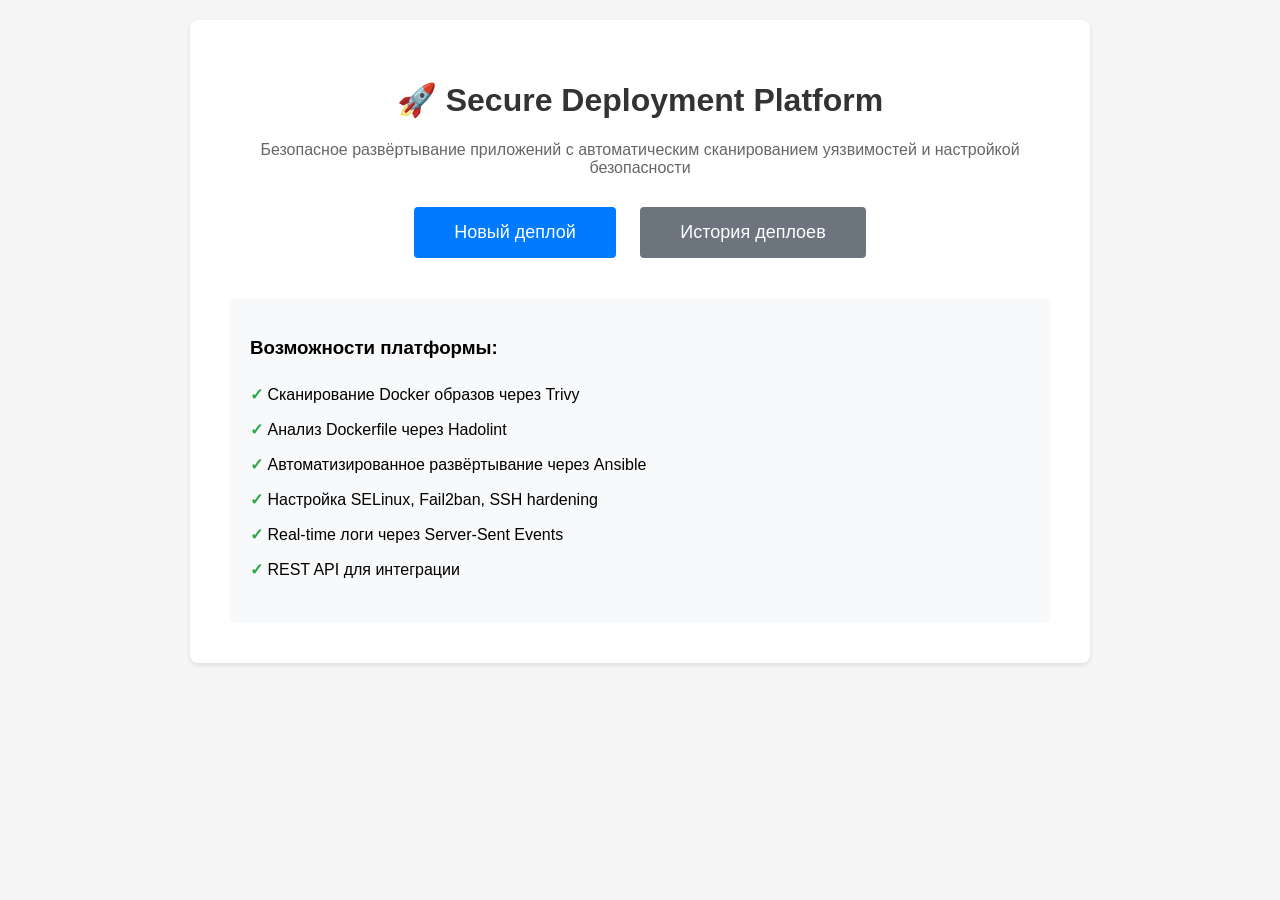
<file: frontend/templates/index.html>
<!DOCTYPE html>
<html lang="ru">
<head>
    <meta charset="UTF-8">
    <meta name="viewport" content="width=device-width, initial-scale=1.0">
    <title>Secure Deployment Platform</title>
    <style>
        body {
            font-family: -apple-system, BlinkMacSystemFont, 'Segoe UI', Roboto, sans-serif;
            max-width: 900px;
            margin: 0 auto;
            padding: 20px;
            background: #f5f5f5;
        }
        .container {
            background: white;
            padding: 40px;
            border-radius: 8px;
            box-shadow: 0 2px 4px rgba(0,0,0,0.1);
            text-align: center;
        }
        h1 { color: #333; }
        p { color: #666; margin: 20px 0; }
        .btn {
            display: inline-block;
            background: #007bff;
            color: white;
            padding: 15px 40px;
            border-radius: 4px;
            text-decoration: none;
            font-size: 18px;
            margin: 10px;
        }
        .btn:hover {
            background: #0056b3;
        }
        .btn-secondary {
            background: #6c757d;
        }
        .btn-secondary:hover {
            background: #545b62;
        }
        .features {
            text-align: left;
            margin-top: 30px;
            padding: 20px;
            background: #f8f9fa;
            border-radius: 4px;
        }
        .features ul {
            list-style: none;
            padding: 0;
        }
        .features li {
            padding: 8px 0;
        }
        .features li:before {
            content: "✓ ";
            color: #28a745;
            font-weight: bold;
        }
    </style>
</head>
<body>
    <div class="container">
        <h1>🚀 Secure Deployment Platform</h1>
        <p>Безопасное развёртывание приложений с автоматическим сканированием уязвимостей и настройкой безопасности</p>
        
        <div>
            <a href="/deploy" class="btn">Новый деплой</a>
            <a href="/deployments" class="btn btn-secondary">История деплоев</a>
        </div>
        
        <div class="features">
            <h3>Возможности платформы:</h3>
            <ul>
                <li>Сканирование Docker образов через Trivy</li>
                <li>Анализ Dockerfile через Hadolint</li>
                <li>Автоматизированное развёртывание через Ansible</li>
                <li>Настройка SELinux, Fail2ban, SSH hardening</li>
                <li>Real-time логи через Server-Sent Events</li>
                <li>REST API для интеграции</li>
            </ul>
        </div>
    </div>
</body>
</html>
</file>
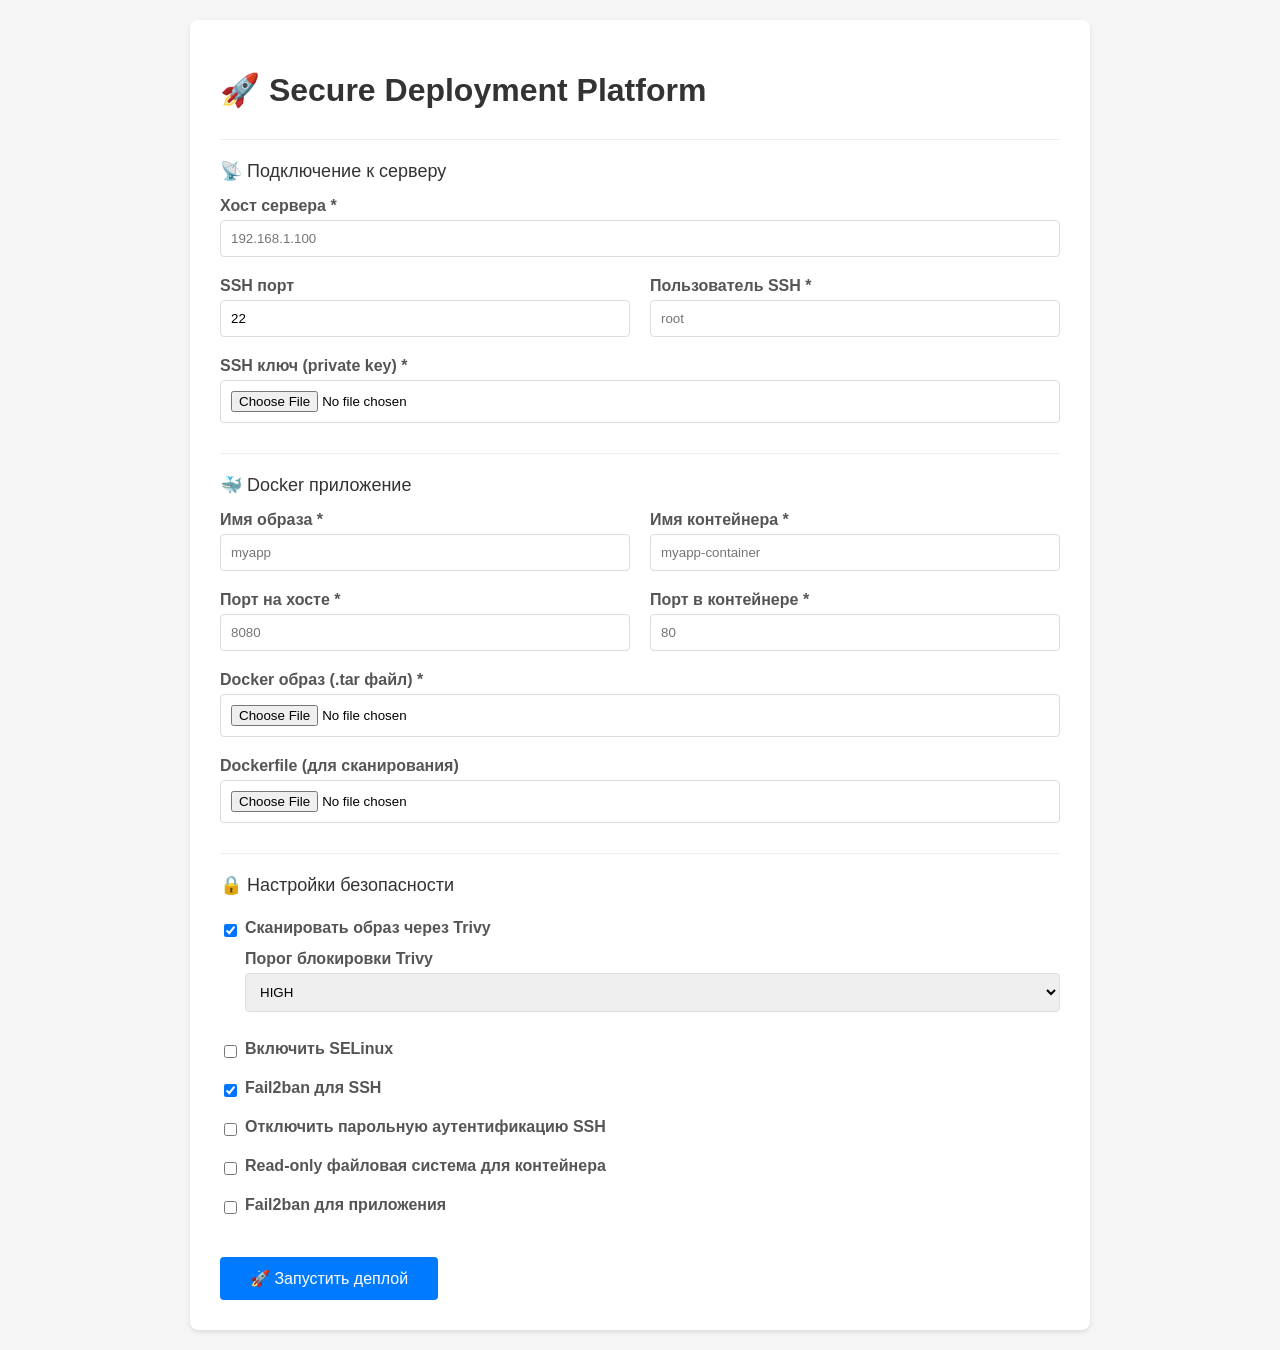
<file: frontend/templates/deploy_form.html>
<!DOCTYPE html>
<html lang="ru">
<head>
    <meta charset="UTF-8">
    <meta name="viewport" content="width=device-width, initial-scale=1.0">
    <title>Secure Deployment Platform</title>
    <style>
        body {
            font-family: -apple-system, BlinkMacSystemFont, 'Segoe UI', Roboto, Oxygen, Ubuntu, sans-serif;
            max-width: 900px;
            margin: 0 auto;
            padding: 20px;
            background: #f5f5f5;
        }
        .container {
            background: white;
            padding: 30px;
            border-radius: 8px;
            box-shadow: 0 2px 4px rgba(0,0,0,0.1);
        }
        h1 { color: #333; }
        .form-group {
            margin-bottom: 20px;
        }
        label {
            display: block;
            margin-bottom: 5px;
            font-weight: 600;
            color: #555;
        }
        input[type="text"], input[type="number"], input[type="file"], select {
            width: 100%;
            padding: 10px;
            border: 1px solid #ddd;
            border-radius: 4px;
            box-sizing: border-box;
        }
        input[type="checkbox"] {
            margin-right: 8px;
        }
        .checkbox-group {
            display: flex;
            align-items: center;
            padding: 8px 0;
        }
        button {
            background: #007bff;
            color: white;
            padding: 12px 30px;
            border: none;
            border-radius: 4px;
            cursor: pointer;
            font-size: 16px;
        }
        button:hover {
            background: #0056b3;
        }
        .section {
            margin-top: 30px;
            padding-top: 20px;
            border-top: 1px solid #eee;
        }
        .section-title {
            font-size: 18px;
            color: #333;
            margin-bottom: 15px;
        }
        .two-columns {
            display: grid;
            grid-template-columns: 1fr 1fr;
            gap: 20px;
        }
    </style>
</head>
<body>
    <div class="container">
        <h1>🚀 Secure Deployment Platform</h1>
        
        <form action="/deploy" method="POST" enctype="multipart/form-data">
            
            <div class="section">
                <div class="section-title">📡 Подключение к серверу</div>
                
                <div class="form-group">
                    <label for="ansible_host">Хост сервера *</label>
                    <input type="text" id="ansible_host" name="ansible_host" required placeholder="192.168.1.100">
                </div>
                
                <div class="two-columns">
                    <div class="form-group">
                        <label for="ansible_port">SSH порт</label>
                        <input type="number" id="ansible_port" name="ansible_port" value="22" min="1" max="65535">
                    </div>
                    <div class="form-group">
                        <label for="ansible_user">Пользователь SSH *</label>
                        <input type="text" id="ansible_user" name="ansible_user" required placeholder="root">
                    </div>
                </div>
                
                <div class="form-group">
                    <label for="ssh_key">SSH ключ (private key) *</label>
                    <input type="file" id="ssh_key" name="ssh_key" accept=".pem,.key,*" required>
                </div>
            </div>
            
            <div class="section">
                <div class="section-title">🐳 Docker приложение</div>
                
                <div class="two-columns">
                    <div class="form-group">
                        <label for="app_deploy_image_name">Имя образа *</label>
                        <input type="text" id="app_deploy_image_name" name="app_deploy_image_name" required placeholder="myapp">
                    </div>
                    <div class="form-group">
                        <label for="app_deploy_container_name">Имя контейнера *</label>
                        <input type="text" id="app_deploy_container_name" name="app_deploy_container_name" required placeholder="myapp-container">
                    </div>
                </div>
                
                <div class="two-columns">
                    <div class="form-group">
                        <label for="app_host_port">Порт на хосте *</label>
                        <input type="number" id="app_host_port" name="app_host_port" required placeholder="8080">
                    </div>
                    <div class="form-group">
                        <label for="app_container_port">Порт в контейнере *</label>
                        <input type="number" id="app_container_port" name="app_container_port" required placeholder="80">
                    </div>
                </div>
                
                <div class="form-group">
                    <label for="docker_image">Docker образ (.tar файл) *</label>
                    <input type="file" id="docker_image" name="docker_image" accept=".tar,*" required>
                </div>
                
                <div class="form-group">
                    <label for="dockerfile">Dockerfile (для сканирования)</label>
                    <input type="file" id="dockerfile" name="dockerfile" accept="Dockerfile,*">
                </div>
            </div>
            
            <div class="section">
                <div class="section-title">🔒 Настройки безопасности</div>
                
                <div class="checkbox-group">
                    <input type="checkbox" id="enable_trivy" name="enable_trivy" checked>
                    <label for="enable_trivy">Сканировать образ через Trivy</label>
                </div>
                
                <div class="form-group" style="margin-left: 25px;">
                    <label for="trivy_fail_on">Порог блокировки Trivy</label>
                    <select id="trivy_fail_on" name="trivy_fail_on">
                        <option value="CRITICAL">CRITICAL</option>
                        <option value="HIGH" selected>HIGH</option>
                        <option value="MEDIUM">MEDIUM</option>
                        <option value="LOW">LOW</option>
                        <option value="NONE">Не блокировать</option>
                    </select>
                </div>
                
                <div class="checkbox-group">
                    <input type="checkbox" id="enable_selinux" name="enable_selinux">
                    <label for="enable_selinux">Включить SELinux</label>
                </div>
                
                <div class="checkbox-group">
                    <input type="checkbox" id="enable_fail2ban_for_ssh" name="enable_fail2ban_for_ssh" checked>
                    <label for="enable_fail2ban_for_ssh">Fail2ban для SSH</label>
                </div>
                
                <div class="checkbox-group">
                    <input type="checkbox" id="ssh_hardening_disable_pass" name="ssh_hardening_disable_pass">
                    <label for="ssh_hardening_disable_pass">Отключить парольную аутентификацию SSH</label>
                </div>
                
                <div class="checkbox-group">
                    <input type="checkbox" id="app_deploy_ro_fs" name="app_deploy_ro_fs">
                    <label for="app_deploy_ro_fs">Read-only файловая система для контейнера</label>
                </div>
                
                <div class="checkbox-group">
                    <input type="checkbox" id="enable_container_fail2ban" name="enable_container_fail2ban">
                    <label for="enable_container_fail2ban">Fail2ban для приложения</label>
                </div>
            </div>
            
            <div style="margin-top: 30px;">
                <button type="submit">🚀 Запустить деплой</button>
            </div>
        </form>
    </div>
</body>
</html>
</file>
